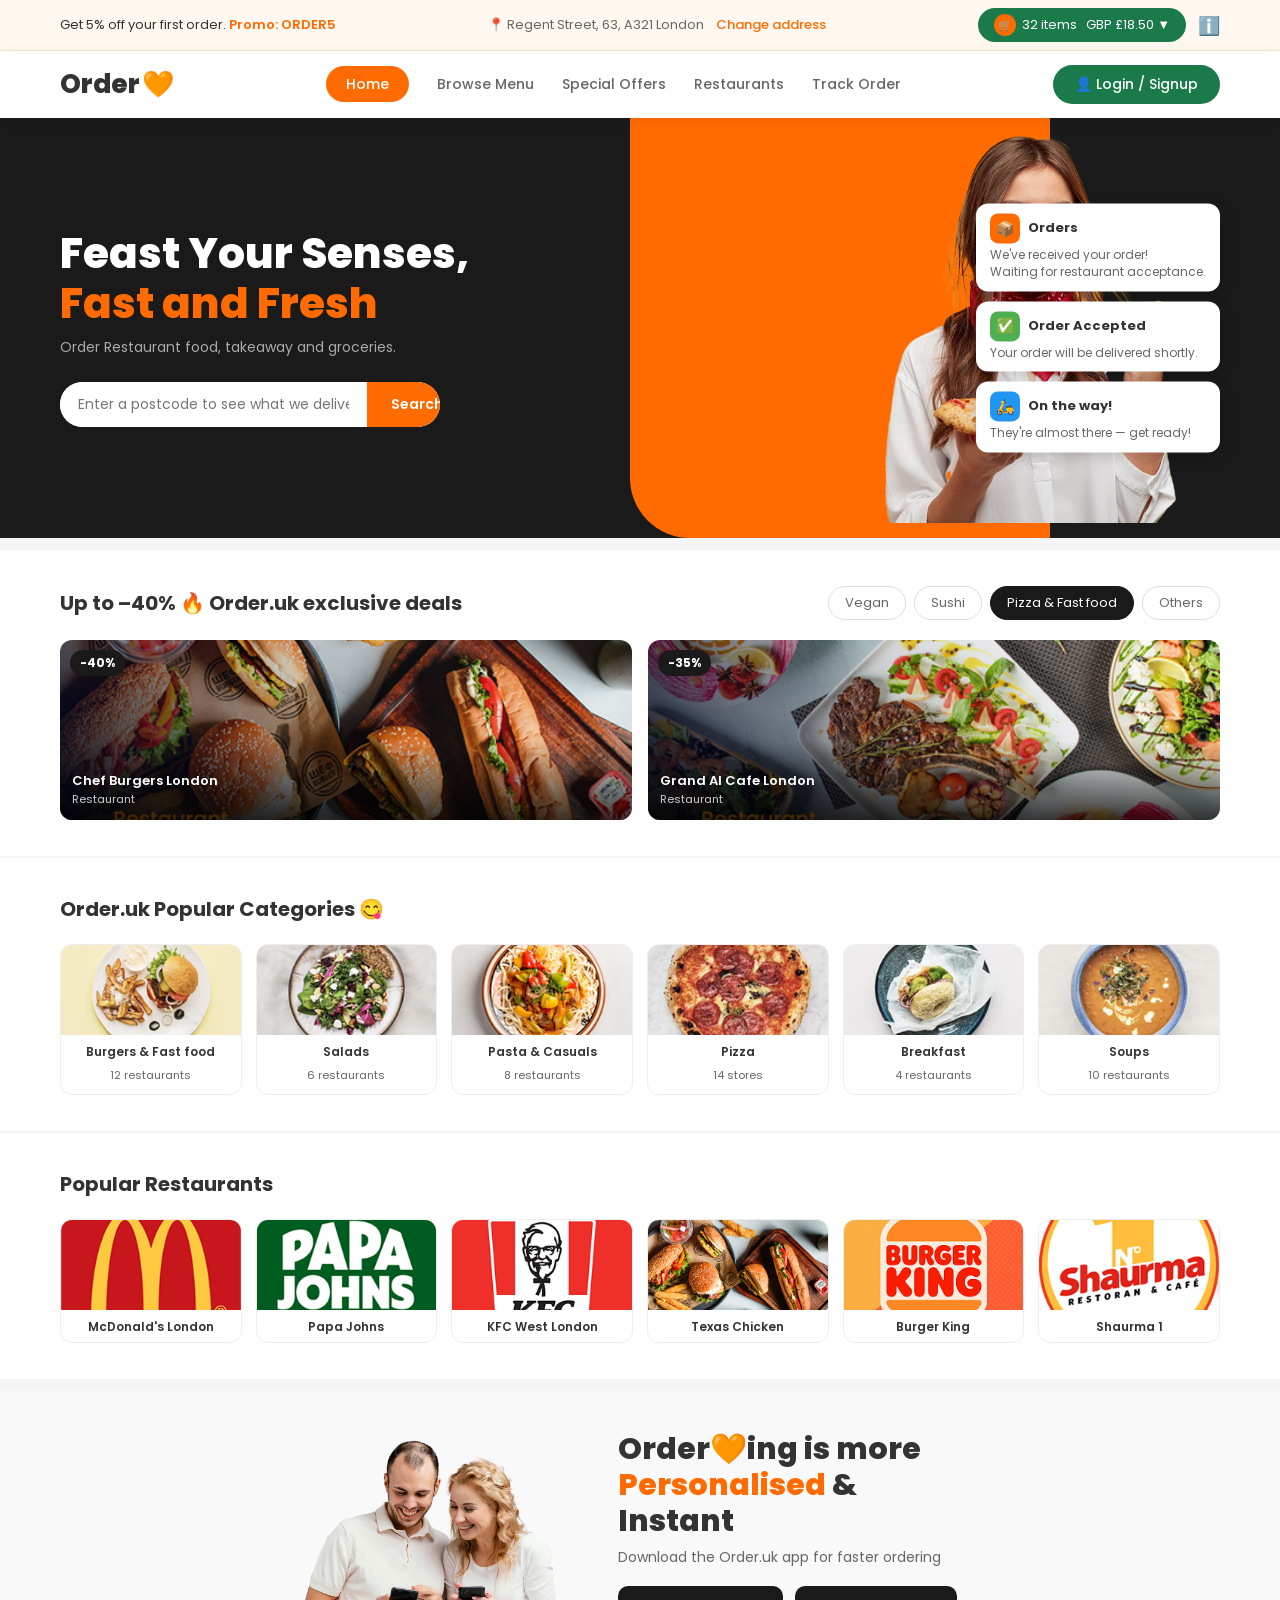
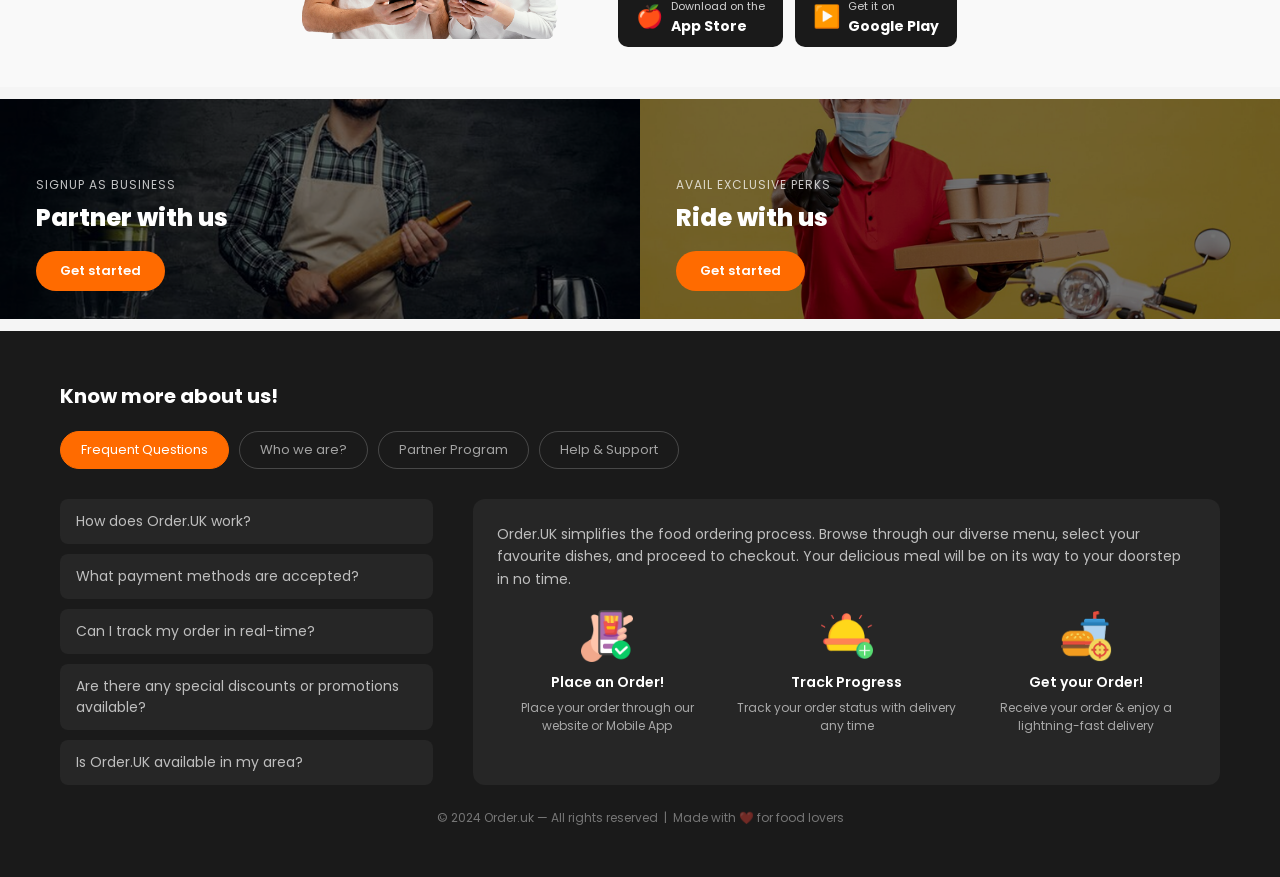
<file: index.html>
<!DOCTYPE html>
<html lang="en">
<head>
  <meta charset="UTF-8"/>
  <meta name="viewport" content="width=device-width, initial-scale=1.0"/>
  <title>Order.uk – Feast Your Senses, Fast and Fresh</title>
  <link href="https://fonts.googleapis.com/css2?family=Poppins:wght@400;500;600;700;800&display=swap" rel="stylesheet"/>
  <link rel="stylesheet" href="style.css">
</head>
<body>

<div class="topbar">
  <div class="topbar-left">Get 5% off your first order. <span>Promo: ORDER5</span></div>
  <div class="topbar-center">📍 Regent Street, 63, A321 London &nbsp; <a href="#">Change address</a></div>
  <div style="display:flex;align-items:center;gap:12px;">
    <button class="cart-btn"><span class="cart-icon">🛒</span> 32 items &nbsp; GBP £18.50 ▼</button>
    <span style="font-size:18px;cursor:pointer;">ℹ️</span>
  </div>
</div>

<nav>
  <div class="logo">Order<span class="logo-dot">🧡</span></div>
  <ul class="nav-links">
    <li><a href="#" class="nav-home">Home</a></li>
    <li><a href="#deals">Browse Menu</a></li>
    <li><a href="#deals">Special Offers</a></li>
    <li><a href="#restaurants">Restaurants</a></li>
    <li><a href="#footer">Track Order</a></li>
  </ul>
  <button class="login-btn">👤 Login / Signup</button>
</nav>

<section class="hero">
  <div class="hero-content">
    <h1>Feast Your Senses,<br/><span>Fast and Fresh</span></h1>
    <p>Order Restaurant food, takeaway and groceries.</p>
    <div class="hero-search">
      <input type="text" placeholder="Enter a postcode to see what we deliver"/>
      <button type="button">Search</button>
    </div>
  </div>
  <div class="hero-img">
    <img src="hero-girl.png" alt="Hero Girl"/>
  </div>
  <div class="hero-notifs">
    <div class="notif">
      <div class="notif-row"><span class="notif-ico">📦</span><span class="notif-title">Orders</span></div>
      <div class="notif-sub">We've received your order!<br/>Waiting for restaurant acceptance.</div>
    </div>
    <div class="notif">
      <div class="notif-row"><span class="notif-ico" style="background:#4CAF50">✅</span><span class="notif-title">Order Accepted</span></div>
      <div class="notif-sub">Your order will be delivered shortly.</div>
    </div>
    <div class="notif">
      <div class="notif-row"><span class="notif-ico" style="background:#2196F3">🛵</span><span class="notif-title">On the way!</span></div>
      <div class="notif-sub">They're almost there — get ready!</div>
    </div>
  </div>
</section>

<div class="section" id="deals">
  <div class="sec-header">
    <div class="sec-title">Up to –40% 🔥 Order.uk exclusive deals</div>
    <div class="tabs">
      <button class="tab" onclick="setTab(this)">Vegan</button>
      <button class="tab" onclick="setTab(this)">Sushi</button>
      <button class="tab active" onclick="setTab(this)">Pizza &amp; Fast food</button>
      <button class="tab" onclick="setTab(this)">Others</button>
    </div>
  </div>
  <div class="deals-grid">
    <div class="deal-card">
      <img src="deal1.png" alt="Chef Burgers London"/>
      <div class="deal-badge">-40%</div>
      <div class="deal-info">Chef Burgers London<small>Restaurant</small></div>
    </div>
    <div class="deal-card">
      <img src="deal2.png" alt="Grand AI Cafe London"/>
      <div class="deal-badge">-35%</div>
      <div class="deal-info">Grand AI Cafe London<small>Restaurant</small></div>
    </div>

  </div>
</div>

<div class="section" id="categories" style="margin-top:2px;">
  <div class="sec-header">
    <div class="sec-title">Order.uk Popular Categories 😋</div>
  </div>
  <div class="cat-grid">
    <div class="cat-card">
      <img src="burger.png" alt="Burgers"/>
      <div class="cat-info"><p>Burgers &amp; Fast food</p><small>12 restaurants</small></div>
    </div>
    <div class="cat-card">
      <img src="salad.png" alt="Salads"/>
      <div class="cat-info"><p>Salads</p><small>6 restaurants</small></div>
    </div>
    <div class="cat-card">
      <img src="noodles.png" alt="Pasta"/>
      <div class="cat-info"><p>Pasta &amp; Casuals</p><small>8 restaurants</small></div>
    </div>
    <div class="cat-card">
      <img src="pizza.png" alt="Pizza"/>
      <div class="cat-info"><p>Pizza</p><small>14 stores</small></div>
    </div>
    <div class="cat-card">
      <img src="wrap.png" alt="Breakfast"/>
      <div class="cat-info"><p>Breakfast</p><small>4 restaurants</small></div>
    </div>
    <div class="cat-card">
      <img src="soup.png" alt="Soups"/>
      <div class="cat-info"><p>Soups</p><small>10 restaurants</small></div>
    </div>
  </div>
</div>

<div class="section" id="restaurants" style="margin-top:2px;">
  <div class="sec-header">
    <div class="sec-title">Popular Restaurants</div>
  </div>
  <div class="rest-grid">
    <div class="rest-card">
      <img src="mcd.png" alt="McDonald's"/>
      <p>McDonald's London</p>
    </div>
    <div class="rest-card">
      <img src="papa.png" alt="Papa Johns"/>
      <p>Papa Johns</p>
    </div>
    <div class="rest-card">
      <img src="kfc.png" alt="KFC"/>
      <p>KFC West London</p>
    </div>
    <div class="rest-card">
      <img src="Rectangle 8 (4).png" alt="Texas Chicken"/>
      <p>Texas Chicken</p>
    </div>
    <div class="rest-card">
      <img src="burgerking.png" alt="Burger King"/>
      <p>Burger King</p>
    </div>
    <div class="rest-card">
      <img src="shawarma.png" alt="Shaurma 1"/>
      <p>Shaurma 1</p>
    </div>
  </div>
</div>

<div class="app-promo">
  <img src="friends-laughing-using-mobiles 2.png" alt="Friends with phone"/>
  <div class="app-text">
    <h2>Order<span>🧡</span>ing is more<br/><span>Personalised</span> &amp; Instant</h2>
    <p>Download the Order.uk app for faster ordering</p>
    <div class="app-btns">
      <a href="#" class="app-btn">
        <span style="font-size:22px;">🍎</span>
        <div><span class="lbl">Download on the</span><strong>App Store</strong></div>
      </a>
      <a href="#" class="app-btn">
        <span style="font-size:22px;">▶️</span>
        <div><span class="lbl">Get it on</span><strong>Google Play</strong></div>
      </a>
    </div>
  </div>
</div>

<div class="partner-section">
  <div class="partner-card">
    <img src="chef.png" alt="Partner background"/>
    <div class="pc">
      <small>Signup as business</small>
      <h3>Partner with us</h3>
      <button class="get-btn">Get started</button>
    </div>
  </div>
  <div class="partner-card">
    <img src="delivery.png" alt="Rider background"/>
    <div class="pc">
      <small>Avail exclusive perks</small>
      <h3>Ride with us</h3>
      <button class="get-btn">Get started</button>
    </div>
  </div>
</div>

<div class="footer" id="footer">
  <h3 style="margin-bottom:20px;font-size:20px;">Know more about us!</h3>
  <div class="footer-tabs">
    <button class="ftab active" onclick="setFtab(this)">Frequent Questions</button>
    <button class="ftab" onclick="setFtab(this)">Who we are?</button>
    <button class="ftab" onclick="setFtab(this)">Partner Program</button>
    <button class="ftab" onclick="setFtab(this)">Help &amp; Support</button>
  </div>
  <div class="footer-grid">
    <ul class="faq">
      <li>How does Order.UK work?</li>
      <li>What payment methods are accepted?</li>
      <li>Can I track my order in real-time?</li>
      <li>Are there any special discounts or promotions available?</li>
      <li>Is Order.UK available in my area?</li>
    </ul>
    <div class="how-box">
      <p class="how-desc">Order.UK simplifies the food ordering process. Browse through our diverse menu, select your favourite dishes, and proceed to checkout. Your delicious meal will be on its way to your doorstep in no time.</p>
      <div class="steps">
        <div class="step">
          <img class="step-ico" src="order 1.png" alt="Place Order"/>
          <h4>Place an Order!</h4>
          <p>Place your order through our website or Mobile App</p>
        </div>
        <div class="step">
          <img class="step-ico" src="delivery-icon.png" alt="Track Progress"/>
          <h4>Track Progress</h4>
          <p>Track your order status with delivery any time</p>
        </div>
        <div class="step">
          <img class="step-ico" src="food-icon.png" alt="Get Order"/>
          <h4>Get your Order!</h4>
          <p>Receive your order &amp; enjoy a lightning-fast delivery</p>
        </div>
      </div>
    </div>
  </div>
  <div class="footer-bottom">&copy; 2024 Order.uk — All rights reserved &nbsp;|&nbsp; Made with ❤️ for food lovers</div>
</div>

<script>
  function setTab(el) {
    document.querySelectorAll('.tab').forEach(t => t.classList.remove('active'));
    el.classList.add('active');
  }
  function setFtab(el) {
    document.querySelectorAll('.ftab').forEach(t => t.classList.remove('active'));
    el.classList.add('active');
  }
</script>

</body>
</html>
</file>
<file: style.css>
*, *::before, *::after { box-sizing: border-box; margin: 0; padding: 0; }
:root {
  --orange: #FF6B00;
  --green: #1A7A4A;
  --dark: #1A1A1A;
  --muted: #666;
  --bg: #f5f5f5;
  --radius: 12px;
}
body { font-family: 'Poppins', sans-serif; background: var(--bg); color: #333; }
a { text-decoration: none; color: inherit; }

/* ── TOPBAR ── */
.topbar {
  background: #fff8f0; border-bottom: 1px solid #fde8cc;
  padding: 8px 60px; display: flex; justify-content: space-between;
  align-items: center; font-size: 13px;
}
.topbar-left span { color: var(--orange); font-weight: 600; }
.topbar-center { display: flex; align-items: center; gap: 6px; color: var(--muted); }
.topbar-center a { color: var(--orange); font-weight: 500; }
.cart-btn {
  background: var(--green); color: #fff; border: none; border-radius: 20px;
  padding: 6px 16px; font-size: 13px; font-family: 'Poppins',sans-serif;
  cursor: pointer; display: flex; align-items: center; gap: 6px;
}
.cart-icon {
  background: var(--orange); border-radius: 50%; width: 22px; height: 22px;
  display: flex; align-items: center; justify-content: center; font-size: 11px;
}

/* ── NAV ── */
nav {
  background: #fff; padding: 14px 60px; display: flex;
  align-items: center; justify-content: space-between;
  box-shadow: 0 2px 12px rgba(0,0,0,0.06); position: sticky; top: 0; z-index: 100;
}
.logo { font-size: 26px; font-weight: 800; display: flex; align-items: center; gap: 2px; }
.logo-dot { color: var(--orange); }
.nav-links { display: flex; align-items: center; gap: 28px; list-style: none; font-size: 14px; font-weight: 500; }
.nav-links a { color: var(--muted); transition: color 0.2s; }
.nav-links a:hover { color: var(--orange); }
.nav-home { background: var(--orange); color: #fff !important; padding: 8px 20px; border-radius: 20px; }
.login-btn {
  background: var(--green); color: #fff; border: none; border-radius: 20px;
  padding: 9px 22px; font-size: 14px; font-family: 'Poppins',sans-serif; cursor: pointer; font-weight: 500;
}

/* ── HERO ── */
.hero {
  background: var(--dark); padding: 0 60px; display: flex;
  align-items: center; justify-content: space-between;
  min-height: 420px; position: relative; overflow: hidden;
}
.hero::before {
  content: ''; position: absolute; right: 230px; top: 0; bottom: 0;
  width: 420px; background: var(--orange); border-radius: 0 0 0 60px; z-index: 0;
}
.hero-content { position: relative; z-index: 2; max-width: 420px; }
.hero-content h1 { font-size: 42px; font-weight: 800; color: #fff; line-height: 1.2; margin-bottom: 8px; }
.hero-content h1 span { color: var(--orange); }
.hero-content p { color: #aaa; font-size: 14px; margin-bottom: 24px; }
.hero-search { display: flex; background: #fff; border-radius: 30px; overflow: hidden; max-width: 380px; }
.hero-search input { flex: 1; border: none; outline: none; padding: 12px 18px; font-size: 14px; font-family: 'Poppins',sans-serif; }
.hero-search button {
  background: var(--orange); border: none; color: #fff; padding: 0 24px;
  font-size: 14px; font-weight: 600; cursor: pointer; font-family: 'Poppins',sans-serif; border-radius: 0 30px 30px 0;
}
.hero-img { position: relative; z-index: 2; flex-shrink: 0; }
.hero-img img { height: 390px; object-fit: cover; display: block; }

.hero-notifs {
  position: absolute; right: 60px; top: 50%; transform: translateY(-50%);
  z-index: 3; display: flex; flex-direction: column; gap: 10px;
}
.notif {
  background: #fff; border-radius: 12px; padding: 10px 14px;
  min-width: 210px; box-shadow: 0 4px 16px rgba(0,0,0,0.18); font-size: 12px;
}
.notif-row { display: flex; align-items: center; gap: 8px; margin-bottom: 4px; }
.notif-ico {
  width: 30px; height: 30px; border-radius: 8px; background: var(--orange);
  display: flex; align-items: center; justify-content: center; font-size: 15px; flex-shrink: 0;
}
.notif-title { font-weight: 700; font-size: 13px; }
.notif-sub { color: var(--muted); line-height: 1.4; }

/* ── SECTIONS ── */
.section { padding: 36px 60px; background: #fff; margin-top: 12px; }
.sec-header { display: flex; justify-content: space-between; align-items: center; margin-bottom: 20px; }
.sec-title { font-size: 20px; font-weight: 700; }
.tabs { display: flex; gap: 8px; }
.tab {
  border: 1px solid #ddd; background: #fff; border-radius: 20px;
  padding: 6px 16px; font-size: 13px; cursor: pointer;
  font-family: 'Poppins',sans-serif; color: var(--muted); transition: all 0.2s;
}
.tab.active, .tab:hover { background: var(--dark); color: #fff; border-color: var(--dark); }

/* ── DEALS ── */
.deals-grid { display: grid; grid-template-columns: repeat(2,1fr); gap: 16px; }
.deal-card { border-radius: var(--radius); overflow: hidden; position: relative; cursor: pointer; }
.deal-card img { width: 100%; height: 180px; object-fit: cover; display: block; transition: transform 0.3s; }
.deal-card:hover img { transform: scale(1.04); }
.deal-badge {
  position: absolute; top: 10px; left: 10px; background: var(--dark);
  color: #fff; font-size: 12px; font-weight: 700; padding: 4px 10px; border-radius: 20px;
}
.deal-info {
  position: absolute; bottom: 0; left: 0; right: 0;
  background: linear-gradient(transparent, rgba(0,0,0,0.75));
  padding: 30px 12px 12px; color: #fff; font-size: 13px; font-weight: 600;
}
.deal-info small { display: block; font-weight: 400; font-size: 11px; opacity: 0.8; }


/* ── CATEGORIES ── */
.cat-grid { display: grid; grid-template-columns: repeat(6,1fr); gap: 14px; }
.cat-card {
  background: #fff; border: 1px solid #eee; border-radius: var(--radius);
  overflow: hidden; text-align: center; cursor: pointer; transition: box-shadow 0.2s, transform 0.2s;
}
.cat-card:hover { box-shadow: 0 6px 20px rgba(0,0,0,0.1); transform: translateY(-3px); }
.cat-card img { width: 100%; height: 90px; object-fit: cover; display: block; }
.cat-info { padding: 8px 6px; }
.cat-info p { font-size: 12px; font-weight: 600; }
.cat-info small { font-size: 11px; color: var(--muted); }

/* ── RESTAURANTS ── */
.rest-grid { display: grid; grid-template-columns: repeat(6,1fr); gap: 14px; }
.rest-card {
  border-radius: var(--radius); overflow: hidden; cursor: pointer;
  transition: transform 0.2s, box-shadow 0.2s; border: 1px solid #eee; background: #fff;
}
.rest-card:hover { transform: translateY(-3px); box-shadow: 0 8px 24px rgba(0,0,0,0.12); }
.rest-card img { width: 100%; height: 90px; object-fit: cover; display: block; }
.rest-card p { font-size: 12px; font-weight: 600; text-align: center; padding: 8px 4px 6px; }

/* ── APP PROMO ── */
.app-promo {
  background: #f9f9f9; margin-top: 12px;
  display: flex; align-items: center; justify-content: center;
  gap: 60px; padding: 40px 60px; min-height: 220px;
}
.app-promo img { height: 200px; border-radius: 12px; object-fit: cover; }
.app-text { max-width: 360px; }
.app-text h2 { font-size: 30px; font-weight: 800; line-height: 1.2; margin-bottom: 8px; }
.app-text h2 span { color: var(--orange); }
.app-text p { color: var(--muted); font-size: 14px; margin-bottom: 18px; }
.app-btns { display: flex; gap: 12px; }
.app-btn {
  background: var(--dark); color: #fff; border-radius: 10px;
  padding: 10px 18px; display: flex; align-items: center; gap: 8px;
  font-size: 13px; transition: background 0.2s;
}
.app-btn:hover { background: var(--orange); }
.app-btn .lbl { font-size: 11px; opacity: 0.8; }
.app-btn strong { display: block; font-size: 14px; }

/* ── PARTNER ── */
.partner-section { display: grid; grid-template-columns: 1fr 1fr; margin-top: 12px; }
.partner-card {
  position: relative; overflow: hidden; min-height: 220px;
  display: flex; align-items: flex-end; padding: 28px 36px;
}
.partner-card img {
  position: absolute; inset: 0; width: 100%; height: 100%;
  object-fit: cover; filter: brightness(0.45);
}
.pc { position: relative; z-index: 2; color: #fff; }
.pc small { font-size: 12px; color: rgba(255,255,255,0.75); text-transform: uppercase; letter-spacing: 1px; }
.pc h3 { font-size: 24px; font-weight: 800; margin: 4px 0 16px; }
.get-btn {
  background: var(--orange); color: #fff; border: none; border-radius: 20px;
  padding: 10px 24px; font-size: 13px; font-weight: 600;
  cursor: pointer; font-family: 'Poppins',sans-serif;
}

/* ── FOOTER ── */
.footer { background: var(--dark); padding: 50px 60px; margin-top: 12px; color: #fff; }
.footer-tabs { display: flex; gap: 10px; margin-bottom: 30px; flex-wrap: wrap; }
.ftab {
  border: 1px solid rgba(255,255,255,0.2); background: transparent;
  color: rgba(255,255,255,0.6); border-radius: 20px; padding: 8px 20px;
  font-size: 13px; cursor: pointer; font-family: 'Poppins',sans-serif; transition: all 0.2s;
}
.ftab.active, .ftab:hover { background: var(--orange); color: #fff; border-color: var(--orange); }
.footer-grid { display: grid; grid-template-columns: 1fr 2fr; gap: 40px; }
.faq { list-style: none; display: flex; flex-direction: column; gap: 10px; }
.faq li {
  color: rgba(255,255,255,0.7); font-size: 14px;
  padding: 12px 16px; background: rgba(255,255,255,0.05);
  border-radius: 8px; cursor: pointer; transition: background 0.2s;
}
.faq li:hover { background: rgba(255,255,255,0.1); }
.how-box { background: rgba(255,255,255,0.05); border-radius: 12px; padding: 24px; }
.how-desc { font-size: 14px; color: rgba(255,255,255,0.7); margin-bottom: 20px; line-height: 1.6; }
.steps { display: grid; grid-template-columns: repeat(3,1fr); gap: 20px; }
.step { text-align: center; }
.step-ico { width: 52px; height: 52px; object-fit: contain; margin: 0 auto 10px; display: block; border-radius: 8px; }
.step h4 { font-size: 14px; font-weight: 600; margin-bottom: 6px; }
.step p { font-size: 12px; color: rgba(255,255,255,0.6); }
.footer-bottom { margin-top: 24px; font-size: 12px; color: rgba(255,255,255,0.4); text-align: center; }

/* ── RESPONSIVE ── */
@media (max-width: 900px) {
  nav, .topbar, .section, .hero, .app-promo, .footer { padding-left: 20px; padding-right: 20px; }
  .deals-grid, .cat-grid, .rest-grid { grid-template-columns: repeat(2,1fr); }
  .hero::before { display: none; }
  .hero-notifs { display: none; }
  .partner-section, .footer-grid { grid-template-columns: 1fr; }
  .app-promo { flex-direction: column; gap: 24px; }
  .topbar-center { display: none; }
  .sec-header { flex-direction: column; align-items: flex-start; gap: 12px; }
}

@media (max-width: 480px) {
  .nav-links { display: none; }
  .hero-content h1 { font-size: 28px; }
  .cat-grid, .rest-grid { grid-template-columns: repeat(3,1fr); }
}
</file>
